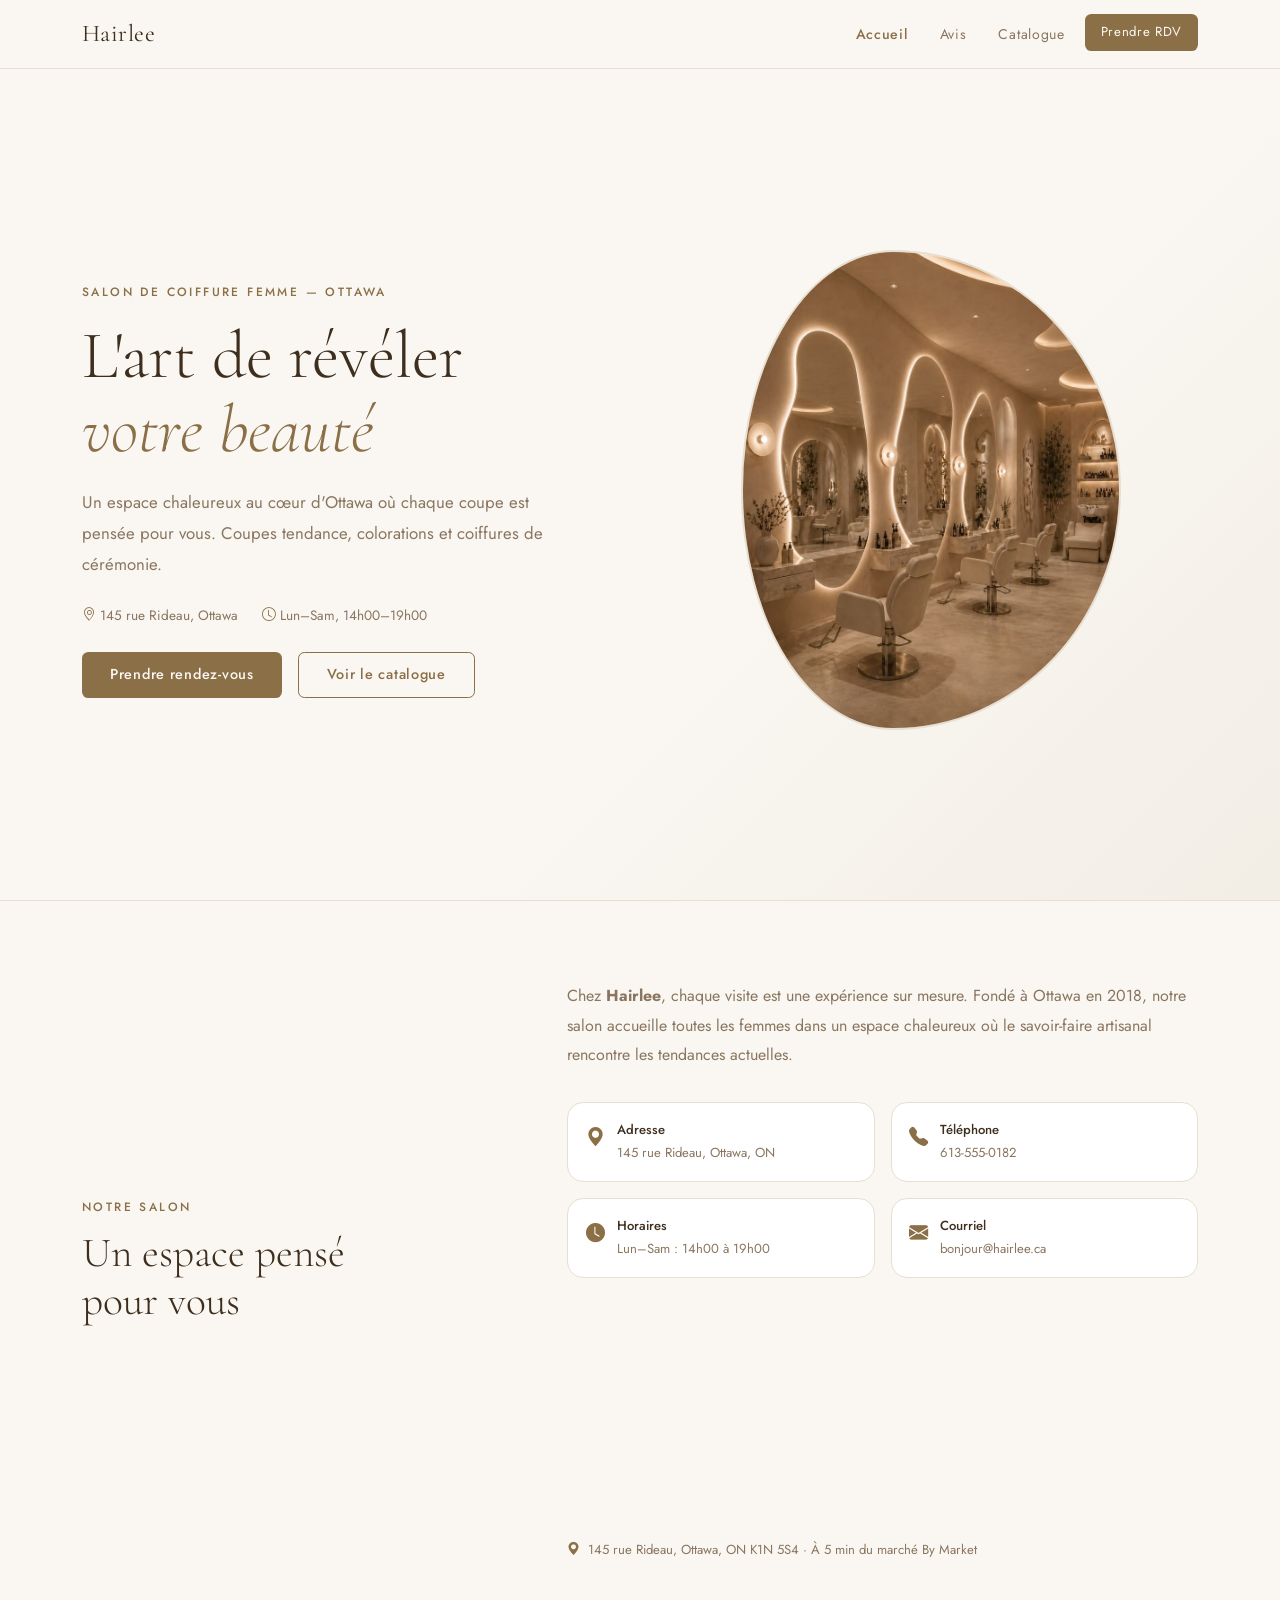
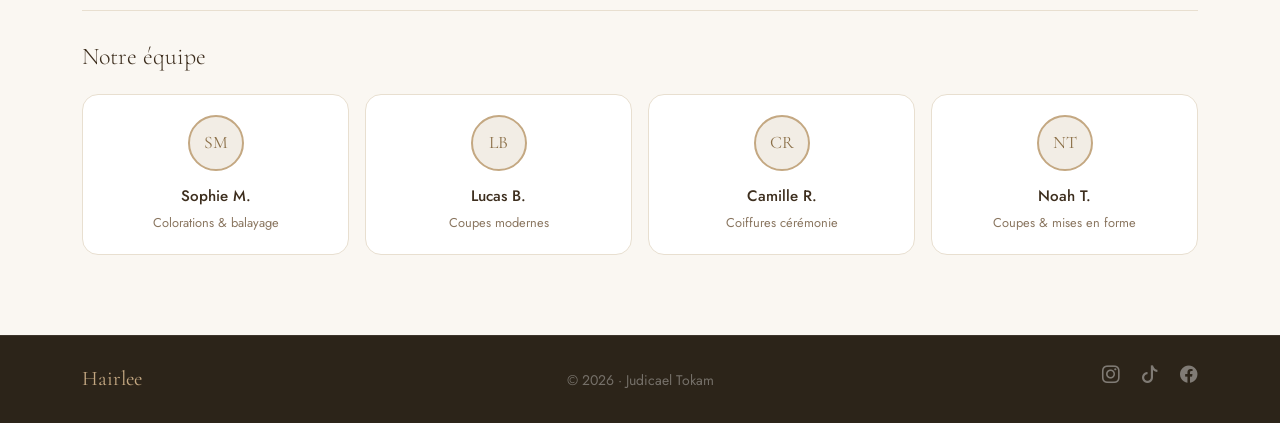
<file: index.html>
<!DOCTYPE html>
<html lang="fr">
<head>
  <meta charset="UTF-8" />
  <meta name="viewport" content="width=device-width, initial-scale=1" />
  <title>Hairlee — Salon de Coiffure Ottawa</title>
  <link href="https://cdn.jsdelivr.net/npm/bootstrap@5.3.8/dist/css/bootstrap.min.css" rel="stylesheet">
  <link rel="stylesheet" href="https://cdn.jsdelivr.net/npm/bootstrap-icons@1.11.3/font/bootstrap-icons.min.css">
  <link href="https://fonts.googleapis.com/css2?family=Cormorant+Garamond:ital,wght@0,300;0,400;0,600;1,300;1,400&family=Jost:wght@300;400;500&display=swap" rel="stylesheet">
  <link rel="stylesheet" href="style.css" />
</head>
<body>

  <!-- NAVBAR -->
  <nav class="navbar navbar-expand-lg fixed-top" id="main-nav">
    <div class="container">
      <a class="navbar-brand" href="index.html">Hairlee</a>
      <button class="navbar-toggler" type="button" data-bs-toggle="collapse" data-bs-target="#navMenu"
        aria-controls="navMenu" aria-expanded="false" aria-label="Ouvrir le menu">
        <span class="navbar-toggler-icon"></span>
      </button>
      <div class="collapse navbar-collapse" id="navMenu">
        <ul class="navbar-nav ms-auto gap-2">
          <li class="nav-item"><a class="nav-link active" href="index.html">Accueil</a></li>
          <li class="nav-item"><a class="nav-link" href="avis.html">Avis</a></li>
          <li class="nav-item"><a class="nav-link" href="catalogue.html">Catalogue</a></li>
          <li class="nav-item"><a class="nav-link nav-cta" href="rdv.html">Prendre RDV</a></li>
        </ul>
      </div>
    </div>
  </nav>

  <!-- HERO -->
  <section id="hero" class="min-vh-100 d-flex align-items-center">
    <div class="container">
      <div class="row align-items-center g-5">
        <div class="col-lg-6 hero-text">
          <p class="hero-eyebrow">Salon de coiffure femme — Ottawa</p>
          <h1 class="hero-title">L'art de révéler<br><em>votre beauté</em></h1>
          <p class="hero-lead">
            Un espace chaleureux au cœur d'Ottawa où chaque coupe est pensée pour vous.
            Coupes tendance, colorations et coiffures de cérémonie.
          </p>
          <div class="hero-info d-flex gap-4 mb-4 flex-wrap">
            <span><i class="bi bi-geo-alt me-1"></i>145 rue Rideau, Ottawa</span>
            <span><i class="bi bi-clock me-1"></i>Lun–Sam, 14h00–19h00</span>
          </div>
          <div class="d-flex gap-3 flex-wrap">
            <a href="rdv.html" class="btn btn-primary-custom">Prendre rendez-vous</a>
            <a href="catalogue.html" class="btn btn-outline-custom">Voir le catalogue</a>
          </div>
        </div>
        <div class="col-lg-6 d-flex justify-content-center">
          <div class="hero-visual">
<img src="images/salon.jpeg" alt="Salon Hairlee" class="hero-salon-img" />
          </div>
        </div>
      </div>
    </div>
  </section>

  <!-- À PROPOS -->
  <section id="apropos" class="py-section">
    <div class="container">
      <div class="row g-5 align-items-center">
        <div class="col-lg-5">
          <p class="section-eyebrow">Notre salon</p>
          <h2 class="section-title">Un espace pensé<br>pour vous</h2>
        </div>
        <div class="col-lg-7">
          <p class="section-body">
            Chez <strong>Hairlee</strong>, chaque visite est une expérience sur mesure.
            Fondé à Ottawa en 2018, notre salon accueille toutes les femmes dans un espace chaleureux
            où le savoir-faire artisanal rencontre les tendances actuelles.
          </p>
          <div class="row g-3 mt-2">
            <div class="col-6">
              <div class="info-card">
                <i class="bi bi-geo-alt-fill"></i>
                <div>
                  <strong>Adresse</strong>
                  <span>145 rue Rideau, Ottawa, ON</span>
                </div>
              </div>
            </div>
            <div class="col-6">
              <div class="info-card">
                <i class="bi bi-telephone-fill"></i>
                <div>
                  <strong>Téléphone</strong>
                  <span>613-555-0182</span>
                </div>
              </div>
            </div>
            <div class="col-6">
              <div class="info-card">
                <i class="bi bi-clock-fill"></i>
                <div>
                  <strong>Horaires</strong>
                  <span>Lun–Sam : 14h00 à 19h00</span>
                </div>
              </div>
            </div>
            <div class="col-6">
              <div class="info-card">
                <i class="bi bi-envelope-fill"></i>
                <div>
                  <strong>Courriel</strong>
                  <span>bonjour@hairlee.ca</span>
                </div>
              </div>
            </div>
          </div>
          <div class="map-embed mt-4">
            <iframe
              src="https://www.google.com/maps/embed?pb=!1m18!1m12!1m3!1d2800.4!2d-75.6919!3d45.4284!2m3!1f0!2f0!3f0!3m2!1i1024!2i768!4f13.1!3m3!1m2!1s0x4cce05b3f4b9f38d%3A0x5a8d0d3f2b1c4e0!2s145%20Rideau%20St%2C%20Ottawa%2C%20ON%20K1N%205S4!5e0!3m2!1sfr!2sca!4v1700000000000!5m2!1sfr!2sca"
              width="100%"
              height="220"
              style="border:0; border-radius: var(--radius-card);"
              allowfullscreen=""
              loading="lazy"
              referrerpolicy="no-referrer-when-downgrade"
              title="Localisation du salon Hairlee">
            </iframe>
            <p class="map-adresse mt-2">
              <i class="bi bi-geo-alt-fill me-1"></i>
              145 rue Rideau, Ottawa, ON K1N 5S4 · À 5 min du marché By Market
            </p>
          </div>
        </div>
      </div>

      <!-- Équipe -->
      <div class="mt-5">
        <h3 class="team-title">Notre équipe</h3>
        <div class="row g-3 mt-2">
          <div class="col-6 col-md-3">
            <div class="team-card">
              <div class="team-avatar">SM</div>
              <strong>Sophie M.</strong>
              <span>Colorations &amp; balayage</span>
            </div>
          </div>
          <div class="col-6 col-md-3">
            <div class="team-card">
              <div class="team-avatar">LB</div>
              <strong>Lucas B.</strong>
              <span>Coupes modernes</span>
            </div>
          </div>
          <div class="col-6 col-md-3">
            <div class="team-card">
              <div class="team-avatar">CR</div>
              <strong>Camille R.</strong>
              <span>Coiffures cérémonie</span>
            </div>
          </div>
          <div class="col-6 col-md-3">
            <div class="team-card">
              <div class="team-avatar">NT</div>
              <strong>Noah T.</strong>
              <span>Coupes &amp; mises en forme</span>
            </div>
          </div>
        </div>
      </div>
    </div>
  </section>

  <!-- FOOTER -->
  <footer class="py-4">
    <div class="container">
      <div class="row align-items-center">
        <div class="col-md-4 mb-3 mb-md-0">
          <span class="footer-brand">Hairlee</span>
        </div>
        <div class="col-md-4 text-center mb-3 mb-md-0">
          <span class="text-muted small">© 2026 · Judicael Tokam</span>
        </div>
        <div class="col-md-4 text-md-end">
          <a href="https://www.instagram.com/uottawa/?hl=fr" class="social-link me-3" target="_blank" rel="noopener"><i class="bi bi-instagram"></i></a>
          <a href="https://www.tiktok.com/@uottawacampus" class="social-link me-3" target="_blank" rel="noopener"><i class="bi bi-tiktok"></i></a>
          <a href="https://www.facebook.com/uottawa/?locale=fr_CA" class="social-link" target="_blank" rel="noopener"><i class="bi bi-facebook"></i></a>
        </div>
      </div>
    </div>
  </footer>

  <script src="https://cdn.jsdelivr.net/npm/bootstrap@5.3.8/dist/js/bootstrap.bundle.min.js"></script>
  <script src="script.js"></script>
</body>
</html>
</file>
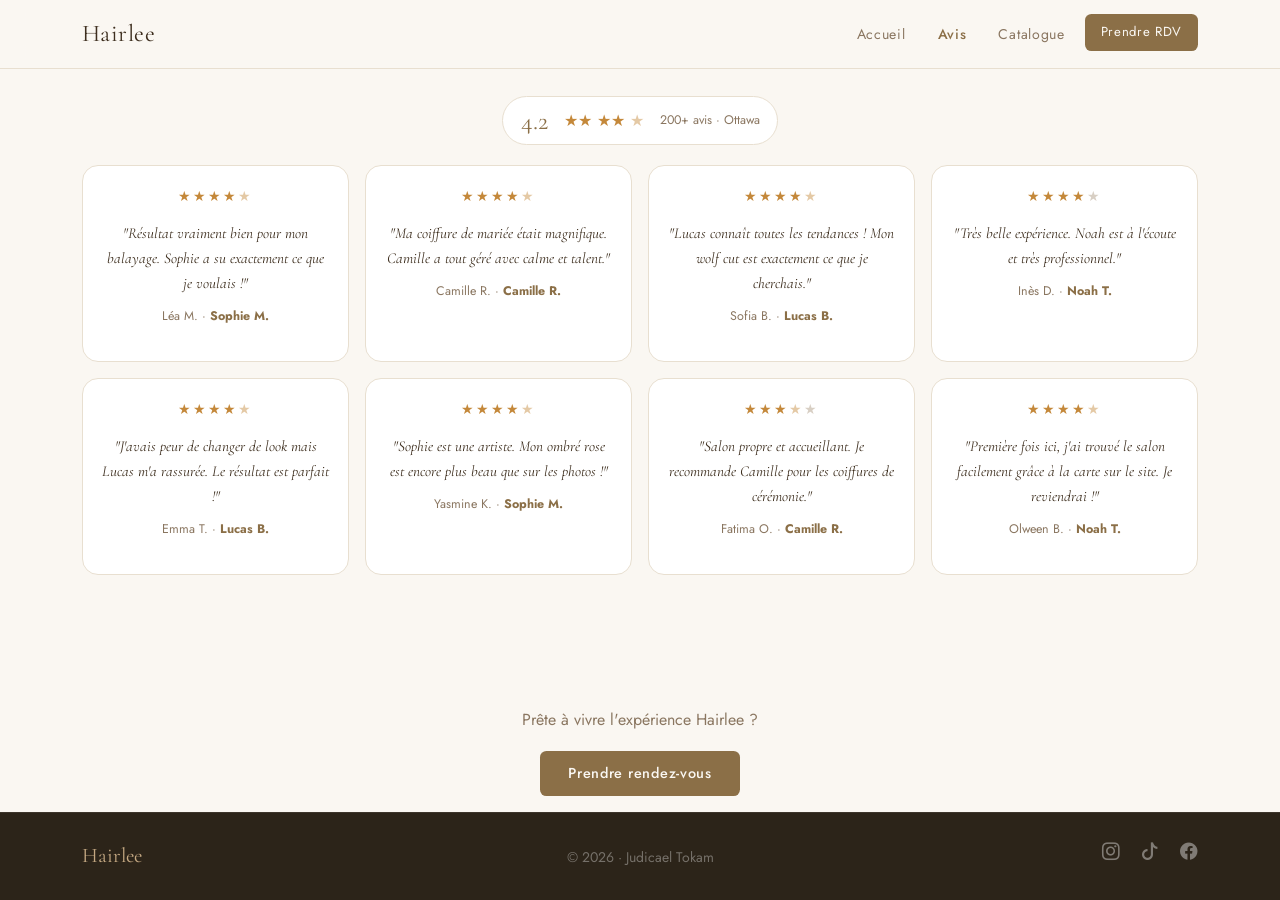
<file: avis.html>
<!DOCTYPE html>
<html lang="fr">
<head>
  <meta charset="UTF-8" />
  <meta name="viewport" content="width=device-width, initial-scale=1" />
  <title>Avis — Hairlee</title>
  <link href="https://cdn.jsdelivr.net/npm/bootstrap@5.3.8/dist/css/bootstrap.min.css" rel="stylesheet">
  <link rel="stylesheet" href="https://cdn.jsdelivr.net/npm/bootstrap-icons@1.11.3/font/bootstrap-icons.min.css">
  <link href="https://fonts.googleapis.com/css2?family=Cormorant+Garamond:ital,wght@0,300;0,400;0,600;1,300;1,400&family=Jost:wght@300;400;500&display=swap" rel="stylesheet">
  <link rel="stylesheet" href="style.css" />
</head>
<body class="page-avis">

  <!-- NAVBAR -->
  <nav class="navbar navbar-expand-lg fixed-top" id="main-nav">
    <div class="container">
      <a class="navbar-brand" href="index.html">Hairlee</a>
      <button class="navbar-toggler" type="button" data-bs-toggle="collapse" data-bs-target="#navMenu"
        aria-controls="navMenu" aria-expanded="false" aria-label="Ouvrir le menu">
        <span class="navbar-toggler-icon"></span>
      </button>
      <div class="collapse navbar-collapse" id="navMenu">
        <ul class="navbar-nav ms-auto gap-2">
          <li class="nav-item"><a class="nav-link" href="index.html">Accueil</a></li>
          <li class="nav-item"><a class="nav-link active" href="avis.html">Avis</a></li>
          <li class="nav-item"><a class="nav-link" href="catalogue.html">Catalogue</a></li>
          <li class="nav-item"><a class="nav-link nav-cta" href="rdv.html">Prendre RDV</a></li>
        </ul>
      </div>
    </div>
  </nav>
  </div>

  <section class="page-content">
    <div class="container text-center">
      <div class="note-globale mx-auto">
        <div class="note-chiffre">4.2</div>
        <div class="note-etoiles">
          <span class="star-full">★</span><span class="star-full">★</span>
          <span class="star-full">★</span><span class="star-full">★</span>
          <span class="star-part">★</span>
        </div>
        <div class="note-label">200+ avis · Ottawa</div>
      </div>
      <div class="row g-3" id="avis-grid">
        <!-- Injectés par JS -->
      </div>
    </div>
  </section>

  <!-- CTA -->
  <section class="py-3 text-center">
    <div class="container">
      <p class="section-body mb-3">Prête à vivre l'expérience Hairlee ?</p>
      <a href="rdv.html" class="btn btn-primary-custom">Prendre rendez-vous</a>
    </div>
  </section>

  <!-- FOOTER -->
  <footer class="py-4">
    <div class="container">
      <div class="row align-items-center">
        <div class="col-md-4 mb-3 mb-md-0">
          <span class="footer-brand">Hairlee</span>
        </div>
        <div class="col-md-4 text-center mb-3 mb-md-0">
          <span class="text-muted small">© 2026 · Judicael Tokam</span>
        </div>
        <div class="col-md-4 text-md-end">
          <a href="https://www.instagram.com/uottawa/?hl=fr" class="social-link me-3" target="_blank" rel="noopener"><i class="bi bi-instagram"></i></a>
          <a href="https://www.tiktok.com/@uottawacampus" class="social-link me-3" target="_blank" rel="noopener"><i class="bi bi-tiktok"></i></a>
          <a href="https://www.facebook.com/uottawa/?locale=fr_CA" class="social-link" target="_blank" rel="noopener"><i class="bi bi-facebook"></i></a>
        </div>
      </div>
    </div>
  </footer>

  <script src="https://cdn.jsdelivr.net/npm/bootstrap@5.3.8/dist/js/bootstrap.bundle.min.js"></script>
  <script src="script.js"></script>
</body>
</html>
</file>
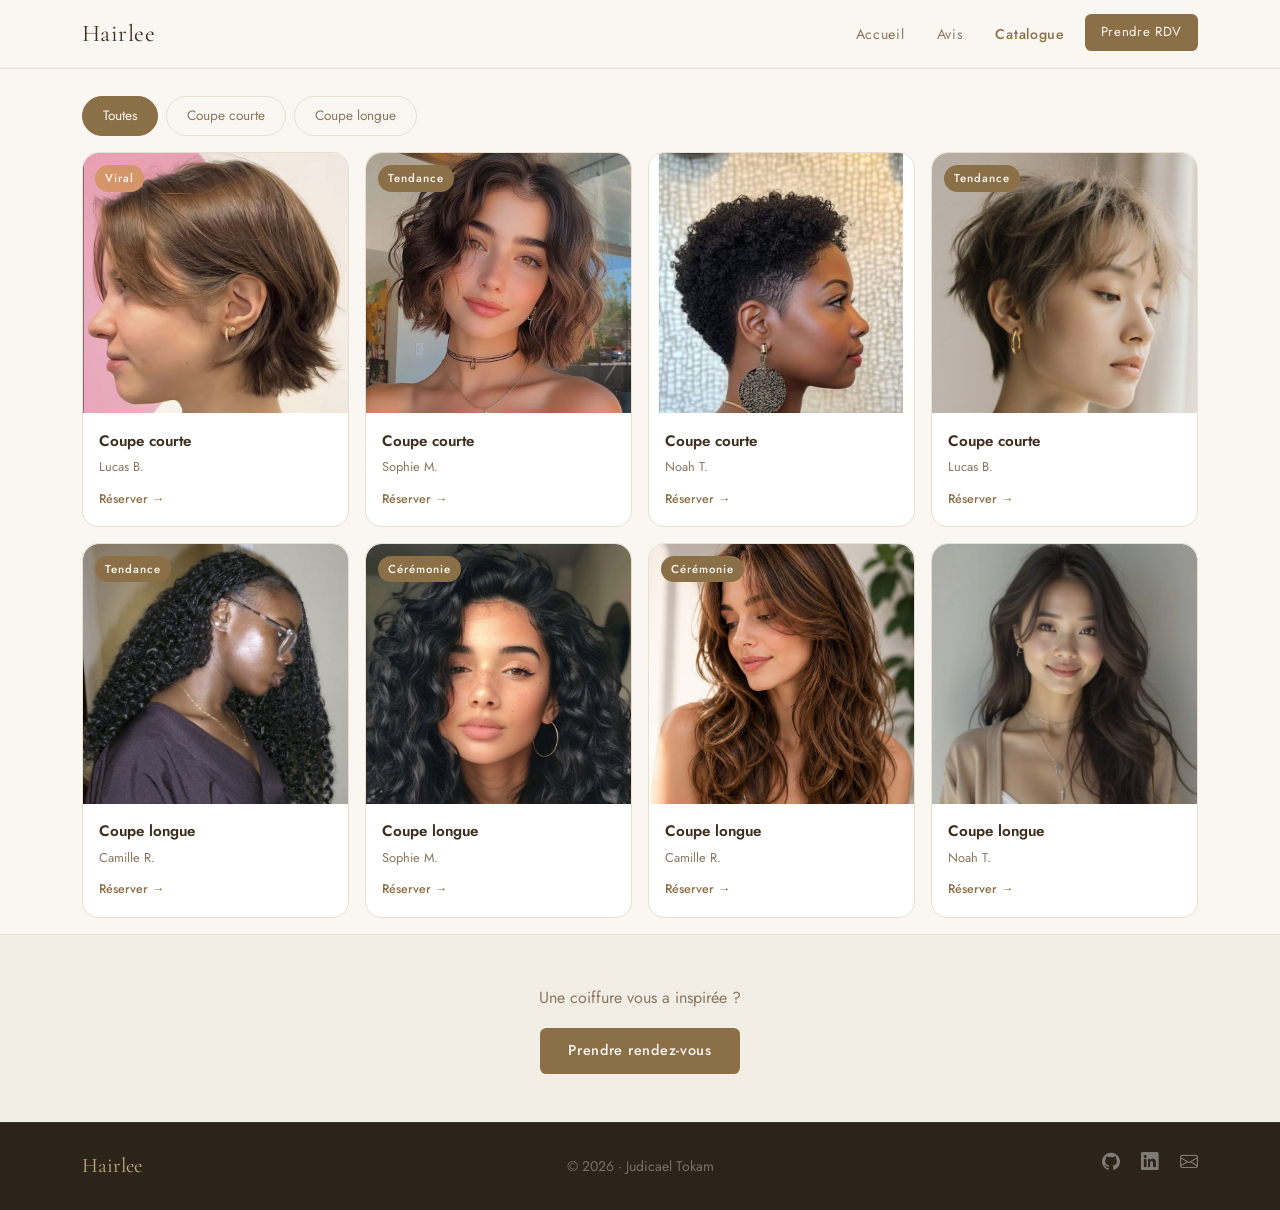
<file: catalogue.html>
<!DOCTYPE html>
<html lang="fr">
<head>
  <meta charset="UTF-8" />
  <meta name="viewport" content="width=device-width, initial-scale=1" />
  <title>Catalogue — Hairlee</title>
  <link href="https://cdn.jsdelivr.net/npm/bootstrap@5.3.8/dist/css/bootstrap.min.css" rel="stylesheet">
  <link rel="stylesheet" href="https://cdn.jsdelivr.net/npm/bootstrap-icons@1.11.3/font/bootstrap-icons.min.css">
  <link href="https://fonts.googleapis.com/css2?family=Cormorant+Garamond:ital,wght@0,300;0,400;0,600;1,300;1,400&family=Jost:wght@300;400;500&display=swap" rel="stylesheet">
  <link rel="stylesheet" href="style.css" />
</head>
<body class="page-catalogue">

  <!-- NAVBAR -->
  <nav class="navbar navbar-expand-lg fixed-top" id="main-nav">
    <div class="container">
      <a class="navbar-brand" href="index.html">Hairlee</a>
      <button class="navbar-toggler" type="button" data-bs-toggle="collapse" data-bs-target="#navMenu"
        aria-controls="navMenu" aria-expanded="false" aria-label="Ouvrir le menu">
        <span class="navbar-toggler-icon"></span>
      </button>
      <div class="collapse navbar-collapse" id="navMenu">
        <ul class="navbar-nav ms-auto gap-2">
          <li class="nav-item"><a class="nav-link" href="index.html">Accueil</a></li>
          <li class="nav-item"><a class="nav-link" href="avis.html">Avis</a></li>
          <li class="nav-item"><a class="nav-link active" href="catalogue.html">Catalogue</a></li>
          <li class="nav-item"><a class="nav-link nav-cta" href="rdv.html">Prendre RDV</a></li>
        </ul>
      </div>
    </div>
  </nav>
  </div>

  <!-- CATALOGUE -->
  <section class="page-content">
    <div class="container">
      <div class="d-flex align-items-center justify-content-between flex-wrap gap-2 mb-3">
        <div class="filter-bar d-flex gap-2 flex-wrap mb-0">
          <button class="filter-btn active" data-filter="toutes">Toutes</button>
          <button class="filter-btn" data-filter="courte">Coupe courte</button>
          <button class="filter-btn" data-filter="longue">Coupe longue</button>
        </div>
      </div>
      <div class="row g-3" id="catalogue-grid">
        <!-- Injectés par JS -->
      </div>
    </div>
  </section>

  <!-- CTA -->
  <section class="py-5 text-center" style="background:var(--color-bg-alt); border-top:1px solid var(--color-border)">
    <div class="container">
      <p class="section-body mb-3">Une coiffure vous a inspirée ?</p>
      <a href="rdv.html" class="btn btn-primary-custom">Prendre rendez-vous</a>
    </div>
  </section>

  <!-- FOOTER -->
  <footer class="py-4">
    <div class="container">
      <div class="row align-items-center">
        <div class="col-md-4 mb-3 mb-md-0">
          <span class="footer-brand">Hairlee</span>
        </div>
        <div class="col-md-4 text-center mb-3 mb-md-0">
          <span class="text-muted small">© 2026 · Judicael Tokam</span>
        </div>
        <div class="col-md-4 text-md-end">
          <a href="https://github.com/judi10" class="social-link me-3" target="_blank" rel="noopener"><i class="bi bi-github"></i></a>
          <a href="https://linkedin.com/in/judicael-tokam/" class="social-link me-3" target="_blank" rel="noopener"><i class="bi bi-linkedin"></i></a>
          <a href="mailto:jtoka006@uottawa.ca" class="social-link" target="_blank" rel="noopener"><i class="bi bi-envelope"></i></a>
        </div>
      </div>
    </div>
  </footer>

  <script src="https://cdn.jsdelivr.net/npm/bootstrap@5.3.8/dist/js/bootstrap.bundle.min.js"></script>
  <script src="script.js"></script>
</body>
</html>
</file>
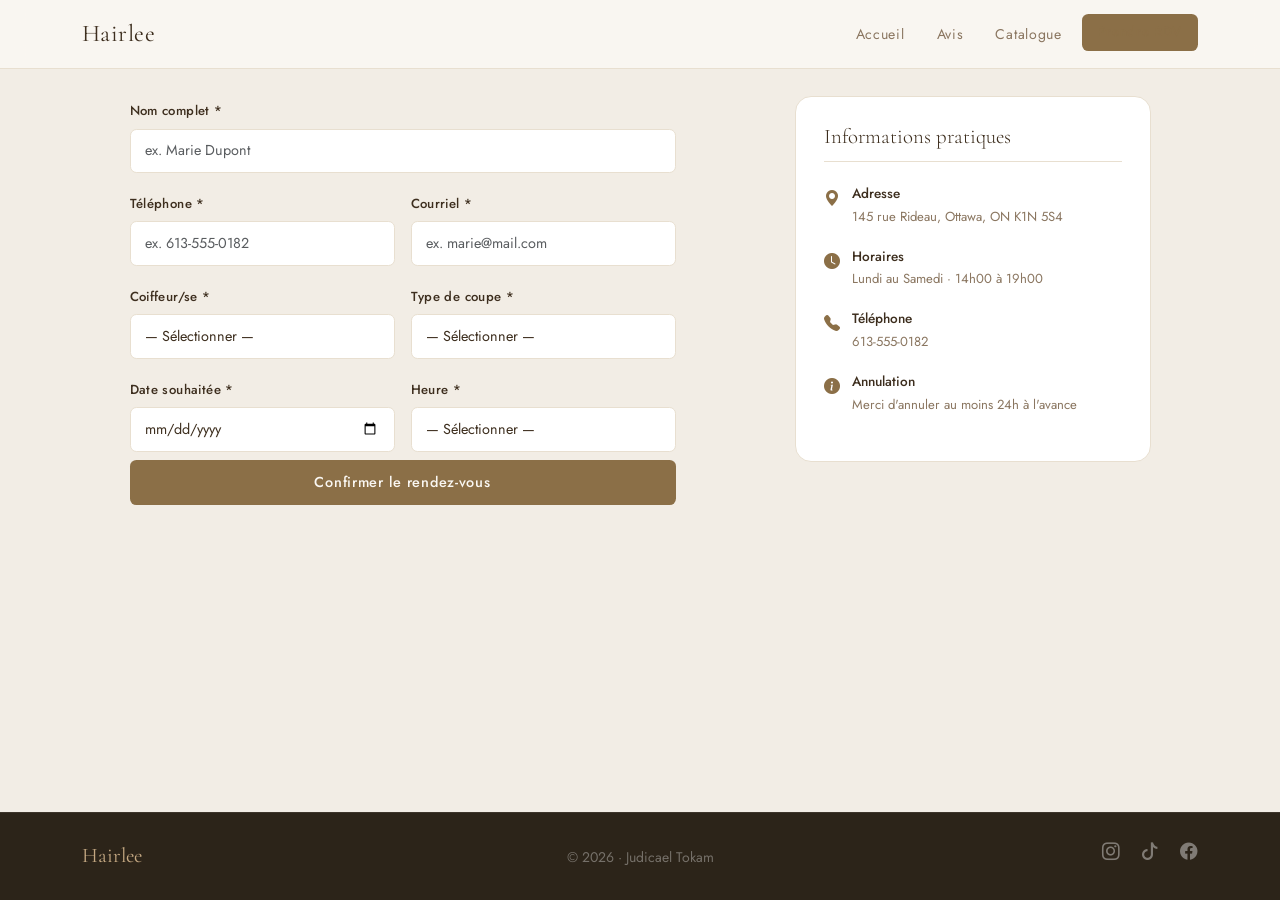
<file: rdv.html>
<!DOCTYPE html>
<html lang="fr">
<head>
  <meta charset="UTF-8" />
  <meta name="viewport" content="width=device-width, initial-scale=1" />
  <title>Prendre RDV — Hairlee</title>
  <link href="https://cdn.jsdelivr.net/npm/bootstrap@5.3.8/dist/css/bootstrap.min.css" rel="stylesheet">
  <link rel="stylesheet" href="https://cdn.jsdelivr.net/npm/bootstrap-icons@1.11.3/font/bootstrap-icons.min.css">
  <link href="https://fonts.googleapis.com/css2?family=Cormorant+Garamond:ital,wght@0,300;0,400;0,600;1,300;1,400&family=Jost:wght@300;400;500&display=swap" rel="stylesheet">
  <link rel="stylesheet" href="style.css" />
</head>
<body class="page-rdv">

  <!-- NAVBAR -->
  <nav class="navbar navbar-expand-lg fixed-top" id="main-nav">
    <div class="container">
      <a class="navbar-brand" href="index.html">Hairlee</a>
      <button class="navbar-toggler" type="button" data-bs-toggle="collapse" data-bs-target="#navMenu"
        aria-controls="navMenu" aria-expanded="false" aria-label="Ouvrir le menu">
        <span class="navbar-toggler-icon"></span>
      </button>
      <div class="collapse navbar-collapse" id="navMenu">
        <ul class="navbar-nav ms-auto gap-2">
          <li class="nav-item"><a class="nav-link" href="index.html">Accueil</a></li>
          <li class="nav-item"><a class="nav-link" href="avis.html">Avis</a></li>
          <li class="nav-item"><a class="nav-link" href="catalogue.html">Catalogue</a></li>
          <li class="nav-item"><a class="nav-link nav-cta active" href="rdv.html">Prendre RDV</a></li>
        </ul>
      </div>
    </div>
  </nav>
  </div>

  <!-- FORMULAIRE -->
  <section class="page-content" style="background:var(--color-bg-alt);">
    <div class="container">
      <div class="row justify-content-center">
        <div class="col-lg-6">

          <form id="form-rdv" class="rdv-form" novalidate>
            <div class="row g-3">

              <!-- Nom complet -->
              <div class="col-12">
                <label class="form-label" for="rdv-nom">Nom complet *</label>
                <input type="text" class="form-control" id="rdv-nom" placeholder="ex. Marie Dupont" />
                <div class="invalid-msg" id="err-nom">Nom et prénom requis (lettres, espaces et tirets uniquement)</div>
              </div>

              <!-- Téléphone -->
              <div class="col-md-6">
                <label class="form-label" for="rdv-telephone">Téléphone *</label>
                <input type="tel" class="form-control" id="rdv-telephone" placeholder="ex. 613-555-0182" />
                <div class="invalid-msg" id="err-telephone">Format requis : 000-000-0000</div>
              </div>

              <!-- Courriel -->
              <div class="col-md-6">
                <label class="form-label" for="rdv-email">Courriel *</label>
                <input type="email" class="form-control" id="rdv-email" placeholder="ex. marie@mail.com" />
                <div class="invalid-msg" id="err-email">Courriel invalide</div>
              </div>

              <!-- Coiffeur/se -->
              <div class="col-md-6">
                <label class="form-label" for="rdv-coiffeuse">Coiffeur/se *</label>
                <select class="form-select" id="rdv-coiffeuse">
                  <option value="">— Sélectionner —</option>
                  <option value="Sophie M.">Sophie M. — Colorations &amp; balayage</option>
                  <option value="Lucas B.">Lucas B. — Coupes modernes</option>
                  <option value="Camille R.">Camille R. — Coiffures cérémonie</option>
                  <option value="Noah T.">Noah T. — Coupes &amp; mises en forme</option>
                </select>
                <div class="invalid-msg" id="err-coiffeuse">Veuillez choisir un(e) coiffeur/se</div>
              </div>

              <!-- Type de coupe -->
              <div class="col-md-6">
                <label class="form-label" for="rdv-service">Type de coupe *</label>
                <select class="form-select" id="rdv-service">
                  <option value="">— Sélectionner —</option>
                  <option value="Coupe courte">Coupe courte</option>
                  <option value="Coupe longue">Coupe longue</option>
                </select>
                <div class="invalid-msg" id="err-service">Veuillez choisir un type de coupe</div>
              </div>

              <!-- Date -->
              <div class="col-md-6">
                <label class="form-label" for="rdv-date">Date souhaitée *</label>
                <input type="date" class="form-control" id="rdv-date" />
                <div class="invalid-msg" id="err-date">La date doit être dans le futur</div>
              </div>

              <div class="col-md-6">
                <label class="form-label" for="rdv-heure">Heure *</label>
                <select class="form-select" id="rdv-heure">
                  <option value="">— Sélectionner —</option>
                  <option value="14h00">14h00</option>
                  <option value="15h00">15h00</option>
                  <option value="16h00">16h00</option>
                  <option value="17h00">17h00</option>
                  <option value="18h00">18h00</option>
                </select>
                <div class="invalid-msg" id="err-heure">Veuillez choisir une heure</div>
              </div>

              <div class="col-12 mt-2">
                <button type="submit" class="btn btn-primary-custom w-100">
                  Confirmer le rendez-vous
                </button>
              </div>

            </div>
          </form>

          <!-- Confirmation à l'écran -->
          <div class="confirm-box text-center mt-4" id="confirm-box" style="display:none">
            <div class="confirm-icon-wrap">
              <i class="bi bi-check-circle-fill confirm-icon"></i>
            </div>
            <h3 class="mt-3">Rendez-vous confirmé !</h3>
            <p id="confirm-msg" class="section-body mt-2"></p>
            <p class="confirm-email-note">
              <i class="bi bi-envelope me-1"></i>Une confirmation a été envoyée à votre adresse courriel.
            </p>
            <button class="btn btn-outline-custom mt-3" onclick="resetForm()">
              Prendre un autre rendez-vous
            </button>
          </div>

        </div>

        <!-- Infos pratiques -->
        <div class="col-lg-4 offset-lg-1 mt-5 mt-lg-0">
          <div class="rdv-info-box">
            <h3 class="rdv-info-title">Informations pratiques</h3>
            <div class="rdv-info-item">
              <i class="bi bi-geo-alt-fill"></i>
              <div>
                <strong>Adresse</strong>
                <span>145 rue Rideau, Ottawa, ON K1N 5S4</span>
              </div>
            </div>
            <div class="rdv-info-item">
              <i class="bi bi-clock-fill"></i>
              <div>
                <strong>Horaires</strong>
                <span>Lundi au Samedi · 14h00 à 19h00</span>
              </div>
            </div>
            <div class="rdv-info-item">
              <i class="bi bi-telephone-fill"></i>
              <div>
                <strong>Téléphone</strong>
                <span>613-555-0182</span>
              </div>
            </div>
            <div class="rdv-info-item">
              <i class="bi bi-info-circle-fill"></i>
              <div>
                <strong>Annulation</strong>
                <span>Merci d'annuler au moins 24h à l'avance</span>
              </div>
            </div>
          </div>
        </div>

      </div>
    </div>
  </section>

  <!-- FOOTER -->
  <footer class="py-4">
    <div class="container">
      <div class="row align-items-center">
        <div class="col-md-4 mb-3 mb-md-0">
          <span class="footer-brand">Hairlee</span>
        </div>
        <div class="col-md-4 text-center mb-3 mb-md-0">
          <span class="text-muted small">© 2026 · Judicael Tokam</span>
        </div>
        <div class="col-md-4 text-md-end">
          <a href="https://www.instagram.com/uottawa/?hl=fr" class="social-link me-3" target="_blank" rel="noopener"><i class="bi bi-instagram"></i></a>
          <a href="https://www.tiktok.com/@uottawacampus" class="social-link me-3" target="_blank" rel="noopener"><i class="bi bi-tiktok"></i></a>
          <a href="https://www.facebook.com/uottawa/?locale=fr_CA" class="social-link" target="_blank" rel="noopener"><i class="bi bi-facebook"></i></a>
        </div>
      </div>
    </div>
  </footer>

  <script src="https://cdn.jsdelivr.net/npm/bootstrap@5.3.8/dist/js/bootstrap.bundle.min.js"></script>
  <script src="script.js"></script>
</body>
</html>
</file>
<file: style.css>
/* ══════════════════════════════════════════════════════════════════
   1. VARIABLES DE THÈME — Chaleureux & Naturel
══════════════════════════════════════════════════════════════════ */
:root {
  --color-bg:        #FAF7F2;
  --color-bg-alt:    #F2EDE5;
  --color-bg-dark:   #2C2419;
  --color-primary:   #8B6F47;
  --color-primary-light: #C4A882;
  --color-primary-dark:  #6B5235;
  --color-accent:    #D4956A;
  --color-text:      #3D2E1E;
  --color-text-muted:#8A7660;
  --color-card:      #FFFFFF;
  --color-border:    #E8DFD0;

  --font-display: 'Cormorant Garamond', Georgia, serif;
  --font-body:    'Jost', sans-serif;

  --transition: all 0.3s ease;
  --radius-card: 1rem;
  --radius-btn:  0.4rem;
  --shadow-card: 0 4px 24px rgba(139, 111, 71, 0.1);
  --shadow-hover: 0 12px 40px rgba(139, 111, 71, 0.2);
}

/* ══════════════════════════════════════════════════════════════════
   2. RESET & BASE
══════════════════════════════════════════════════════════════════ */
*, *::before, *::after { box-sizing: border-box; margin: 0; padding: 0; }

html { scroll-behavior: smooth; font-size: 16px; }

body {
  font-family: var(--font-body);
  background-color: var(--color-bg);
  color: var(--color-text);
  line-height: 1.75;
  overflow-x: hidden;
}

.py-section { padding: 5rem 0; }

/* ══════════════════════════════════════════════════════════════════
   3. TYPOGRAPHIE
══════════════════════════════════════════════════════════════════ */
h1, h2, h3 {
  font-family: var(--font-display);
  color: var(--color-text);
  line-height: 1.15;
}

.section-eyebrow {
  font-family: var(--font-body);
  font-size: 0.75rem;
  font-weight: 500;
  letter-spacing: 0.2em;
  text-transform: uppercase;
  color: var(--color-primary);
  margin-bottom: 0.75rem;
}

.section-title {
  font-family: var(--font-display);
  font-size: clamp(1.8rem, 3.5vw, 2.6rem);
  font-weight: 300;
  color: var(--color-text);
  margin-bottom: 1.25rem;
}

.section-title em {
  font-style: italic;
  color: var(--color-primary);
}

.section-body {
  font-size: 1rem;
  color: var(--color-text-muted);
  line-height: 1.85;
}

/* ══════════════════════════════════════════════════════════════════
   4. BOUTONS
══════════════════════════════════════════════════════════════════ */
.btn-primary-custom {
  background-color: var(--color-primary);
  color: #FAF7F2;
  border: none;
  border-radius: var(--radius-btn);
  padding: 0.75rem 1.75rem;
  font-family: var(--font-body);
  font-size: 0.9rem;
  font-weight: 500;
  letter-spacing: 0.05em;
  text-decoration: none;
  display: inline-block;
  transition: var(--transition);
  cursor: pointer;
}
.btn-primary-custom:hover {
  background-color: var(--color-primary-dark);
  color: #FAF7F2;
  transform: translateY(-2px);
  box-shadow: var(--shadow-hover);
}

.btn-outline-custom {
  background: transparent;
  color: var(--color-primary);
  border: 1.5px solid var(--color-primary);
  border-radius: var(--radius-btn);
  padding: 0.72rem 1.75rem;
  font-family: var(--font-body);
  font-size: 0.9rem;
  font-weight: 500;
  letter-spacing: 0.05em;
  text-decoration: none;
  display: inline-block;
  transition: var(--transition);
  cursor: pointer;
}
.btn-outline-custom:hover {
  background-color: var(--color-primary);
  color: #FAF7F2;
  transform: translateY(-2px);
}

/* ══════════════════════════════════════════════════════════════════
   5. NAVBAR
══════════════════════════════════════════════════════════════════ */
#main-nav {
  background: rgba(250, 247, 242, 0.92);
  backdrop-filter: blur(12px);
  border-bottom: 1px solid var(--color-border);
  transition: var(--transition);
}

#main-nav.scrolled {
  box-shadow: 0 4px 20px rgba(139, 111, 71, 0.12);
}

.navbar-brand {
  font-family: var(--font-display);
  font-size: 1.5rem;
  font-weight: 400;
  color: var(--color-text) !important;
  letter-spacing: 0.02em;
}

.nav-link {
  font-family: var(--font-body);
  font-size: 0.88rem;
  font-weight: 400;
  color: var(--color-text-muted) !important;
  letter-spacing: 0.05em;
  transition: var(--transition);
  padding: 0.5rem 0.75rem !important;
}
.nav-link:hover { color: var(--color-primary) !important; }

.nav-cta {
  background-color: var(--color-primary) !important;
  color: #FAF7F2 !important;
  border-radius: var(--radius-btn);
  padding: 0.45rem 1.1rem !important;
}
.nav-cta:hover {
  background-color: var(--color-primary-dark) !important;
  color: #FAF7F2 !important;
}

.navbar-toggler { border-color: var(--color-border); }

/* ══════════════════════════════════════════════════════════════════
   6. HERO
══════════════════════════════════════════════════════════════════ */
#hero {
  padding-top: 80px;
  background: linear-gradient(135deg, var(--color-bg) 60%, var(--color-bg-alt) 100%);
}

.hero-eyebrow {
  font-size: 0.75rem;
  font-weight: 500;
  letter-spacing: 0.2em;
  text-transform: uppercase;
  color: var(--color-primary);
  margin-bottom: 1rem;
}

.hero-title {
  font-family: var(--font-display);
  font-size: clamp(2.5rem, 6vw, 4.2rem);
  font-weight: 300;
  line-height: 1.1;
  margin-bottom: 1.25rem;
  color: var(--color-text);
}

.hero-title em {
  font-style: italic;
  color: var(--color-primary);
}

.hero-lead {
  font-size: 1.05rem;
  color: var(--color-text-muted);
  max-width: 480px;
  margin-bottom: 1.5rem;
  line-height: 1.85;
}

.hero-info {
  font-size: 0.85rem;
  color: var(--color-text-muted);
}
.hero-info i { color: var(--color-primary); }

/* Visual côté droit */
.hero-visual {
  position: relative;
  width: 380px;
  max-width: 100%;
}

.hero-img-placeholder {
  width: 100%;
  aspect-ratio: 3/4;
  background: var(--color-bg-alt);
  border-radius: 40% 60% 60% 40% / 50% 50% 50% 50%;
  border: 2px solid var(--color-border);
  display: flex;
  align-items: center;
  justify-content: center;
  font-size: 5rem;
  color: var(--color-primary-light);
}

.hero-card-float {
  position: absolute;
  top: 1.5rem;
  right: -1rem;
  background: var(--color-card);
  border: 1px solid var(--color-border);
  border-radius: 2rem;
  padding: 0.5rem 1rem;
  display: flex;
  align-items: center;
  gap: 0.4rem;
  font-size: 0.82rem;
  font-weight: 500;
  color: var(--color-text);
  box-shadow: var(--shadow-card);
  z-index: 2;
}

@media (max-width: 991.98px) {
  .hero-text { text-align: center; }
  .hero-lead { margin-inline: auto; }
  .hero-info { justify-content: center; }
  .hero-visual { width: 260px; }
}

/* ══════════════════════════════════════════════════════════════════
   7. À PROPOS
══════════════════════════════════════════════════════════════════ */
#apropos {
  background-color: var(--color-bg);
  border-top: 1px solid var(--color-border);
}

.info-card {
  display: flex;
  align-items: flex-start;
  gap: 0.75rem;
  background: var(--color-card);
  border: 1px solid var(--color-border);
  border-radius: var(--radius-card);
  padding: 1rem 1.1rem;
  transition: var(--transition);
}
.info-card:hover {
  border-color: var(--color-primary-light);
  box-shadow: var(--shadow-card);
}
.info-card i {
  font-size: 1.2rem;
  color: var(--color-primary);
  margin-top: 2px;
  flex-shrink: 0;
}
.info-card div { display: flex; flex-direction: column; }
.info-card strong { font-size: 0.82rem; font-weight: 500; color: var(--color-text); }
.info-card span { font-size: 0.82rem; color: var(--color-text-muted); }

.map-box {
  display: flex;
  align-items: flex-start;
  gap: 0.75rem;
  background: var(--color-bg-alt);
  border: 1px dashed var(--color-primary-light);
  border-radius: var(--radius-card);
  padding: 1rem 1.25rem;
  font-size: 0.85rem;
}
.map-box i {
  font-size: 1.5rem;
  color: var(--color-primary);
  flex-shrink: 0;
}
.map-box div { display: flex; flex-direction: column; gap: 2px; }
.map-box strong { color: var(--color-text); }
.map-box span { color: var(--color-text-muted); }

/* Équipe */
.team-title {
  font-family: var(--font-display);
  font-size: 1.5rem;
  font-weight: 300;
  color: var(--color-text);
  border-top: 1px solid var(--color-border);
  padding-top: 2rem;
}

.team-card {
  background: var(--color-card);
  border: 1px solid var(--color-border);
  border-radius: var(--radius-card);
  padding: 1.25rem 1rem;
  text-align: center;
  transition: var(--transition);
}
.team-card:hover {
  border-color: var(--color-primary-light);
  transform: translateY(-3px);
  box-shadow: var(--shadow-card);
}
.team-avatar {
  width: 56px;
  height: 56px;
  border-radius: 50%;
  background: var(--color-bg-alt);
  border: 2px solid var(--color-primary-light);
  display: flex;
  align-items: center;
  justify-content: center;
  font-family: var(--font-display);
  font-size: 1.1rem;
  color: var(--color-primary);
  margin: 0 auto 0.75rem;
}
.team-card strong {
  display: block;
  font-size: 0.95rem;
  font-weight: 500;
  color: var(--color-text);
}
.team-card span {
  display: block;
  font-size: 0.8rem;
  color: var(--color-text-muted);
  margin-top: 2px;
}

/* ══════════════════════════════════════════════════════════════════
   8. AVIS
══════════════════════════════════════════════════════════════════ */
.avis-section {
  background-color: var(--color-bg-alt);
  border-top: 1px solid var(--color-border);
  border-bottom: 1px solid var(--color-border);
}

.avis-card {
  background: var(--color-card);
  border: 1px solid var(--color-border);
  border-radius: var(--radius-card);
  padding: 1.5rem;
  transition: var(--transition);
  height: 100%;
}
.avis-card:hover {
  transform: translateY(-3px);
  box-shadow: var(--shadow-hover);
  border-color: var(--color-primary-light);
}
.avis-stars { color: #C4883A; font-size: 0.9rem; margin-bottom: 0.75rem; }
.avis-text {
  font-family: var(--font-display);
  font-style: italic;
  font-size: 1.05rem;
  color: var(--color-text);
  line-height: 1.65;
  margin-bottom: 1rem;
}
.avis-author { font-size: 0.82rem; color: var(--color-text-muted); }
.avis-author strong { color: var(--color-primary); font-style: normal; }

/* ══════════════════════════════════════════════════════════════════
   9. CATALOGUE
══════════════════════════════════════════════════════════════════ */
.filter-bar { margin-bottom: 2rem; }

.filter-btn {
  background: transparent;
  color: var(--color-text-muted);
  border: 1px solid var(--color-border);
  border-radius: 2rem;
  padding: 0.45rem 1.25rem;
  font-family: var(--font-body);
  font-size: 0.85rem;
  font-weight: 400;
  cursor: pointer;
  transition: var(--transition);
}
.filter-btn:hover {
  border-color: var(--color-primary);
  color: var(--color-primary);
}
.filter-btn.active {
  background: var(--color-primary);
  border-color: var(--color-primary);
  color: #FAF7F2;
}

.catalogue-card {
  background: var(--color-card);
  border: 1px solid var(--color-border);
  border-radius: var(--radius-card);
  overflow: hidden;
  transition: var(--transition);
  cursor: pointer;
}
.catalogue-card:hover {
  transform: translateY(-4px);
  box-shadow: var(--shadow-hover);
  border-color: var(--color-primary-light);
}
.catalogue-img {
  height: 180px;
  background: var(--color-bg-alt);
  display: flex;
  align-items: center;
  justify-content: center;
  font-size: 3rem;
  color: var(--color-primary-light);
  position: relative;
}
.catalogue-badge {
  position: absolute;
  top: 0.75rem;
  left: 0.75rem;
  background: var(--color-primary);
  color: #FAF7F2;
  font-size: 0.72rem;
  font-weight: 500;
  letter-spacing: 0.08em;
  padding: 0.2rem 0.65rem;
  border-radius: 2rem;
}
.catalogue-badge.viral {
  background: var(--color-accent);
}
.catalogue-body {
  padding: 0.9rem 1rem;
}
.catalogue-body strong {
  display: block;
  font-size: 0.95rem;
  color: var(--color-text);
  margin-bottom: 2px;
}
.catalogue-body span {
  font-size: 0.8rem;
  color: var(--color-text-muted);
}

/* ══════════════════════════════════════════════════════════════════
   10. RDV
══════════════════════════════════════════════════════════════════ */
.rdv-section {
  background-color: var(--color-bg-alt);
  border-top: 1px solid var(--color-border);
}

.rdv-form .form-label {
  font-size: 0.82rem;
  font-weight: 500;
  color: var(--color-text);
  letter-spacing: 0.03em;
  margin-bottom: 0.35rem;
}

.rdv-form .form-control,
.rdv-form .form-select {
  background: var(--color-card);
  border: 1px solid var(--color-border);
  border-radius: var(--radius-btn);
  color: var(--color-text);
  font-family: var(--font-body);
  font-size: 0.9rem;
  padding: 0.65rem 0.9rem;
  transition: var(--transition);
}
.rdv-form .form-control:focus,
.rdv-form .form-select:focus {
  outline: none;
  border-color: var(--color-primary);
  box-shadow: 0 0 0 3px rgba(139, 111, 71, 0.12);
}
.rdv-form .form-control.valide { border-color: #6aaa64; }
.rdv-form .form-control.invalide,
.rdv-form .form-select.invalide { border-color: #c0392b; }

.invalid-msg {
  font-size: 0.78rem;
  color: #c0392b;
  margin-top: 4px;
  display: none;
}
.invalid-msg.visible { display: block; }

.confirm-box {
  background: var(--color-card);
  border: 1px solid var(--color-border);
  border-radius: var(--radius-card);
  padding: 2.5rem;
}
.confirm-icon {
  font-size: 3rem;
  color: #6aaa64;
}
.confirm-box h3 {
  font-family: var(--font-display);
  font-weight: 300;
  font-size: 1.8rem;
}

/* ══════════════════════════════════════════════════════════════════
   11. FOOTER
══════════════════════════════════════════════════════════════════ */
footer {
  background-color: var(--color-bg-dark);
  border-top: 1px solid rgba(255, 255, 255, 0.08);
}

.footer-brand {
  font-family: var(--font-display);
  font-size: 1.3rem;
  color: var(--color-primary-light);
}

footer .text-muted { color: rgba(255,255,255,0.35) !important; }

.social-link {
  color: rgba(255, 255, 255, 0.4);
  font-size: 1.1rem;
  transition: var(--transition);
  display: inline-block;
}
.social-link:hover {
  color: var(--color-primary-light);
  transform: translateY(-2px);
}

/* ══════════════════════════════════════════════════════════════════
   12. ANIMATIONS
══════════════════════════════════════════════════════════════════ */
.fade-in {
  opacity: 0;
  transform: translateY(20px);
  transition: opacity 0.6s ease, transform 0.6s ease;
}
.fade-in.visible {
  opacity: 1;
  transform: translateY(0);
}

/* ══════════════════════════════════════════════════════════════════
   13. EN-TÊTE DE PAGE (pages internes)
══════════════════════════════════════════════════════════════════ */
.page-header {
  padding: 5.2rem 0 0.6rem;
  background: var(--color-bg);
  border-bottom: 1px solid var(--color-border);
}
.page-header .section-eyebrow { display: none; }
.page-header .section-title {
  font-size: 1.15rem;
  font-weight: 400;
  margin-bottom: 0;
}
.page-header .section-body { display: none; }

/* ══════════════════════════════════════════════════════════════════
   14. NOTE GLOBALE (avis.html)
══════════════════════════════════════════════════════════════════ */
.note-globale {
  display: flex;
  align-items: center;
  gap: 1rem;
  padding: 0.6rem 1.1rem;
  background: var(--color-card);
  border: 1px solid var(--color-border);
  border-radius: 2rem;
  margin-bottom: 1.25rem;
  width: fit-content;
}
.note-chiffre {
  font-family: var(--font-display);
  font-size: 1.6rem;
  font-weight: 400;
  color: var(--color-primary);
  line-height: 1;
}
.note-etoiles {
  color: #C4883A;
  font-size: 1rem;
}
.note-label {
  font-size: 0.78rem;
  color: var(--color-text-muted);
}

/* ══════════════════════════════════════════════════════════════════
   15. INFOS PRATIQUES (rdv.html)
══════════════════════════════════════════════════════════════════ */
.rdv-info-box {
  background: var(--color-card);
  border: 1px solid var(--color-border);
  border-radius: var(--radius-card);
  padding: 1.75rem;
}
.rdv-info-title {
  font-family: var(--font-display);
  font-size: 1.3rem;
  font-weight: 300;
  color: var(--color-text);
  margin-bottom: 1.25rem;
  padding-bottom: 0.75rem;
  border-bottom: 1px solid var(--color-border);
}
.rdv-info-item {
  display: flex;
  align-items: flex-start;
  gap: 0.75rem;
  margin-bottom: 1rem;
}
.rdv-info-item i {
  font-size: 1rem;
  color: var(--color-primary);
  margin-top: 3px;
  flex-shrink: 0;
}
.rdv-info-item div {
  display: flex;
  flex-direction: column;
}
.rdv-info-item strong {
  font-size: 0.85rem;
  font-weight: 500;
  color: var(--color-text);
}
.rdv-info-item span {
  font-size: 0.82rem;
  color: var(--color-text-muted);
}

/* Bouton dans carte catalogue */
.btn-catalogue-rdv {
  display: inline-block;
  margin-top: 6px;
  font-size: 0.78rem;
  color: var(--color-primary);
  text-decoration: none;
  font-weight: 500;
  transition: var(--transition);
}
.btn-catalogue-rdv:hover {
  color: var(--color-primary-dark);
  text-decoration: underline;
}

/* ══════════════════════════════════════════════════════════════════
   16. CATALOGUE — cartes avec vraies images
══════════════════════════════════════════════════════════════════ */
.catalogue-img {
  height: 240px;        /* Plus grand pour bien voir les photos */
  position: relative;
  overflow: hidden;
  background: var(--color-bg-alt);
}

.catalogue-photo {
  width: 100%;
  height: 100%;
  object-fit: cover;
  object-position: center top;
  transition: transform 0.4s ease;
  display: block;
}

.catalogue-card:hover .catalogue-photo {
  transform: scale(1.05);
}

/* Fallback si image manquante */
.catalogue-img-fallback {
  display: flex;
  align-items: center;
  justify-content: center;
}
.catalogue-img-icon {
  font-size: 3rem;
  color: var(--color-primary-light);
}

/* ══════════════════════════════════════════════════════════════════
   17. CONFIRMATION RDV
══════════════════════════════════════════════════════════════════ */
.confirm-icon-wrap {
  margin-bottom: 0.5rem;
}
.confirm-icon {
  font-size: 3.5rem;
  color: #6aaa64;
}
.confirm-email-note {
  font-size: 0.85rem;
  color: var(--color-text-muted);
  margin-top: 0.75rem;
}
.confirm-box h3 {
  font-family: var(--font-display);
  font-weight: 300;
  font-size: 2rem;
  color: var(--color-text);
}

/* ══════════════════════════════════════════════════════════════════
   PAGE CONTENT — pages internes sans en-tête
══════════════════════════════════════════════════════════════════ */
.page-content {
  padding-top: 5rem;   /* compense la navbar fixe */
  padding-bottom: 2rem;
}

/* Lien actif dans la navbar — couleur primaire sans fond */
.nav-link.active {
  color: var(--color-primary) !important;
  font-weight: 500;
}

/* Étoiles partielles avec SVG clip */
.avis-stars { letter-spacing: 2px; }
.star-full  { color: #C4883A; }
.star-part  { color: #C4883A; opacity: 0.45; }
.star-empty { color: #D8CFC4; }

/* Réduction espace page avis */
.avis-card { padding: 1.1rem; }
.avis-text { font-size: 0.95rem; margin-bottom: 0.6rem; }
.avis-author { font-size: 0.78rem; }
.page-content { padding-top: 4.8rem; padding-bottom: 1rem; }

/* ══ RDV PAGE — layout pleine hauteur ══ */
body.page-rdv {
  display: flex;
  flex-direction: column;
  min-height: 100vh;
}
body.page-rdv .page-content {
  flex: 1;
  padding-top: 5rem;
  padding-bottom: 2rem;
}

/* ══ NAVBAR — bouton Prendre RDV lisible ══ */
.nav-cta {
  white-space: nowrap;
  padding: 0.45rem 1rem !important;
  font-size: 0.82rem !important;
}

/* ══ AVIS + CATALOGUE — footer collé en bas ══ */
body.page-avis,
body.page-catalogue {
  display: flex;
  flex-direction: column;
  min-height: 100vh;
}
body.page-avis .page-content,
body.page-catalogue .page-content {
  flex: 1;
}

/* ══ ESPACEMENT SOUS LA NAVBAR — pages internes ══ */
body.page-avis .page-content,
body.page-catalogue .page-content,
body.page-rdv .page-content {
  padding-top: 6rem;
}

/* ══ FOOTER — centré mobile, cohérent ══ */
footer .row { text-align: center; }
footer .col-md-4 { text-align: center !important; margin-bottom: 0.5rem; }
@media (min-width: 768px) {
  footer .col-md-4:first-child  { text-align: left !important; }
  footer .col-md-4:last-child   { text-align: right !important; }
  footer .col-md-4:nth-child(2) { text-align: center !important; }
}

/* ══ CATALOGUE IMAGE — pas de coupure, couvre toute la zone ══ */
.catalogue-img {
  height: 220px;
  overflow: hidden;
  border-radius: var(--radius-card) var(--radius-card) 0 0;
}
.catalogue-photo {
  width: 100%;
  height: 100%;
  object-fit: cover;
  object-position: center center;
  display: block;
  transform: none !important;
}
.catalogue-card:hover .catalogue-photo {
  transform: none !important;
}

/* ══ CATALOGUE IMAGE — qualité et visibilité de la coiffure ══ */
.catalogue-img {
  height: 300px !important;
  overflow: hidden;
  border-radius: var(--radius-card) var(--radius-card) 0 0;
  background: var(--color-bg-alt);
}
.catalogue-photo {
  width: 100% !important;
  height: 100% !important;
  object-fit: contain !important;
  object-position: center top !important;
  display: block;
  transform: none !important;
  background: var(--color-bg-alt);
}
.catalogue-card:hover .catalogue-photo {
  transform: none !important;
}

/* ══ CATALOGUE IMAGE — hauteur fixe stricte, image centrée sans déborder ══ */
.catalogue-img {
  height: 260px !important;
  max-height: 260px !important;
  min-height: 260px !important;
  width: 100%;
  overflow: hidden !important;
  border-radius: var(--radius-card) var(--radius-card) 0 0;
  background: var(--color-bg-alt);
  display: flex;
  align-items: center;
  justify-content: center;
  position: relative;
}
.catalogue-photo {
  width: 100% !important;
  height: 100% !important;
  object-fit: cover !important;
  object-position: center 20% !important;
  display: block !important;
  flex-shrink: 0;
  transform: none !important;
}
.catalogue-card:hover .catalogue-photo {
  transform: none !important;
}
.catalogue-card {
  overflow: hidden;
}

/* ══ CATALOGUE — corps carte sans nom de coupe ══ */
.catalogue-categorie {
  display: block;
  font-size: 0.95rem;
  font-weight: 600;
  color: var(--color-text);
  margin-bottom: 2px;
}
.catalogue-coiffeur {
  display: block;
  font-size: 0.8rem;
  color: var(--color-text-muted);
  margin-bottom: 4px;
}

/* ══ MAP EMBED ══ */
.map-embed iframe {
  width: 100%;
  border-radius: var(--radius-card);
  border: 1px solid var(--color-border);
}
.map-adresse {
  font-size: 0.82rem;
  color: var(--color-text-muted);
  margin-bottom: 0;
}
.map-adresse i { color: var(--color-primary); }

/* ══ HERO — vraie image salon ══ */
.hero-salon-img {
  width: 100%;
  max-width: 420px;
  height: 480px;
  object-fit: cover;
  object-position: center;
  border-radius: 40% 60% 60% 40% / 50% 50% 50% 50%;
  border: 2px solid var(--color-border);
  display: block;
}

/* ══ AVIS — note globale centrée ══ */
.note-globale.mx-auto {
  margin-left: auto !important;
  margin-right: auto !important;
}
</file>
